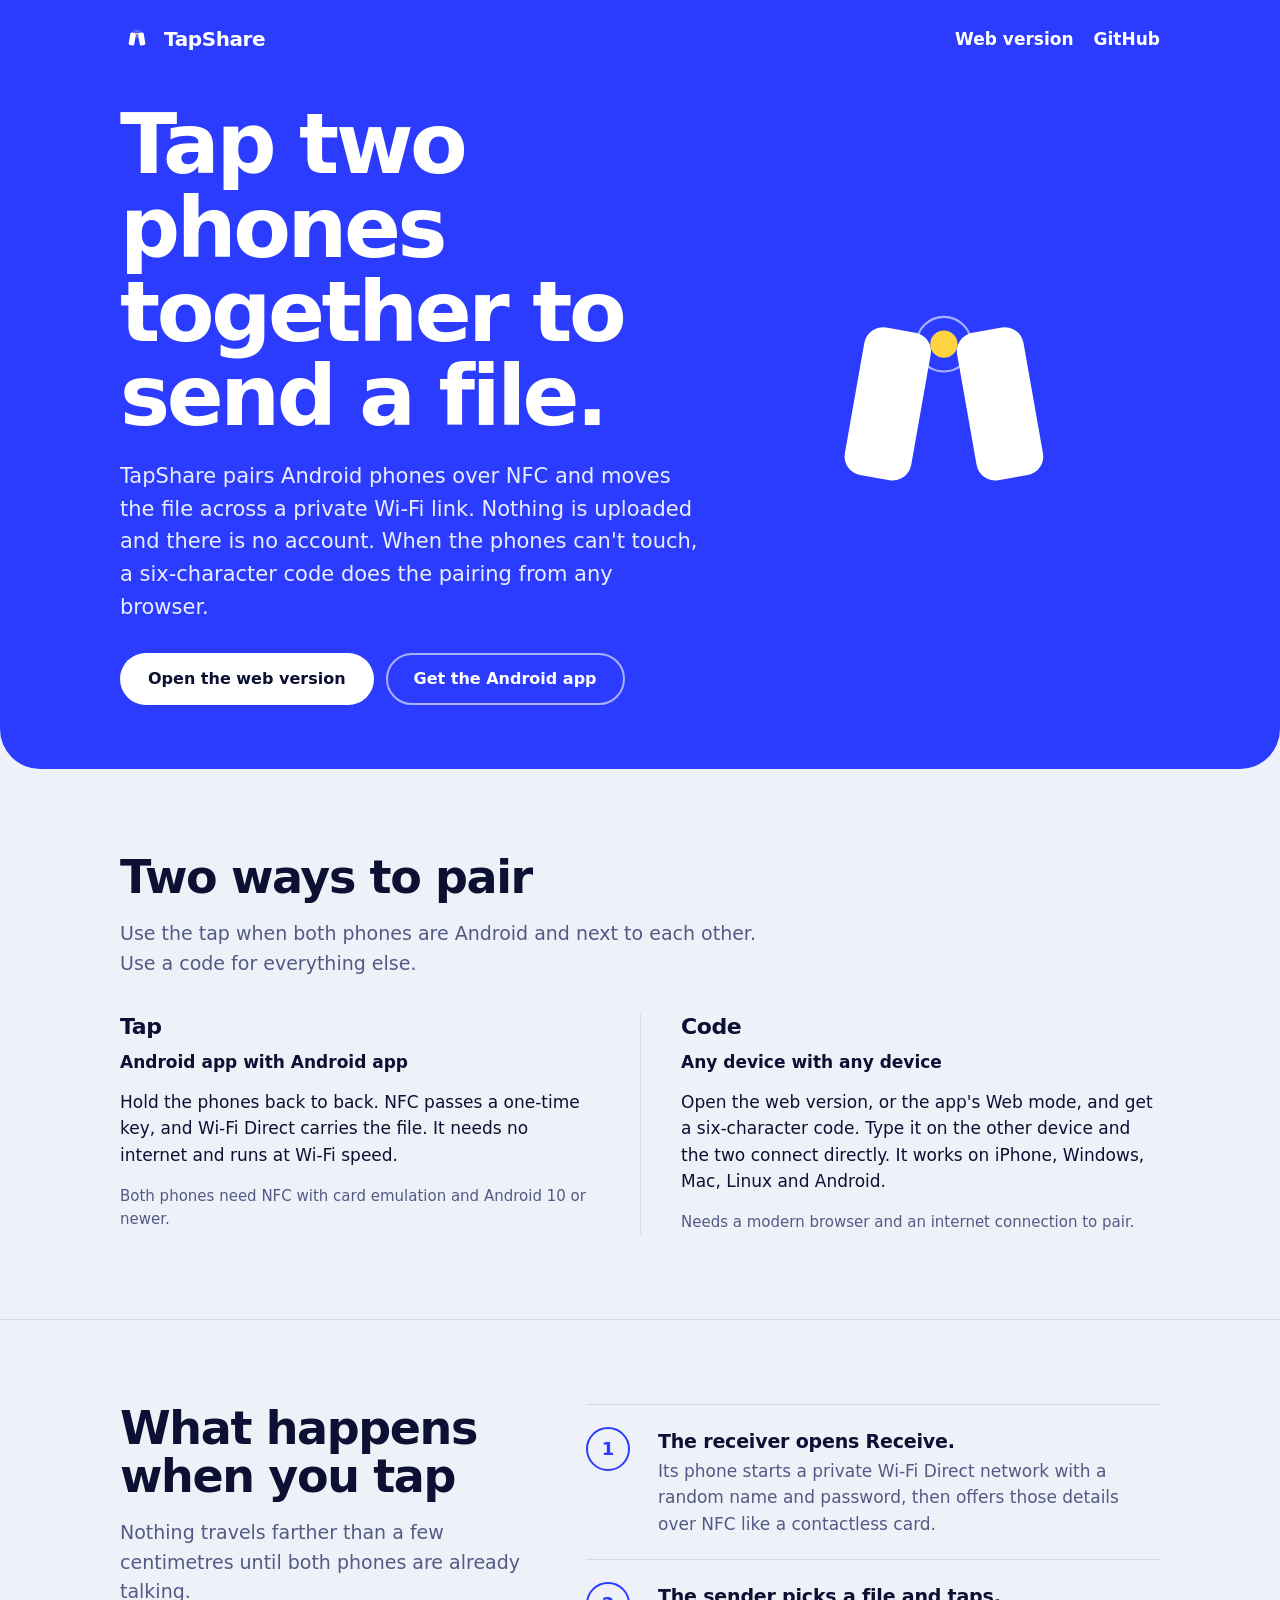
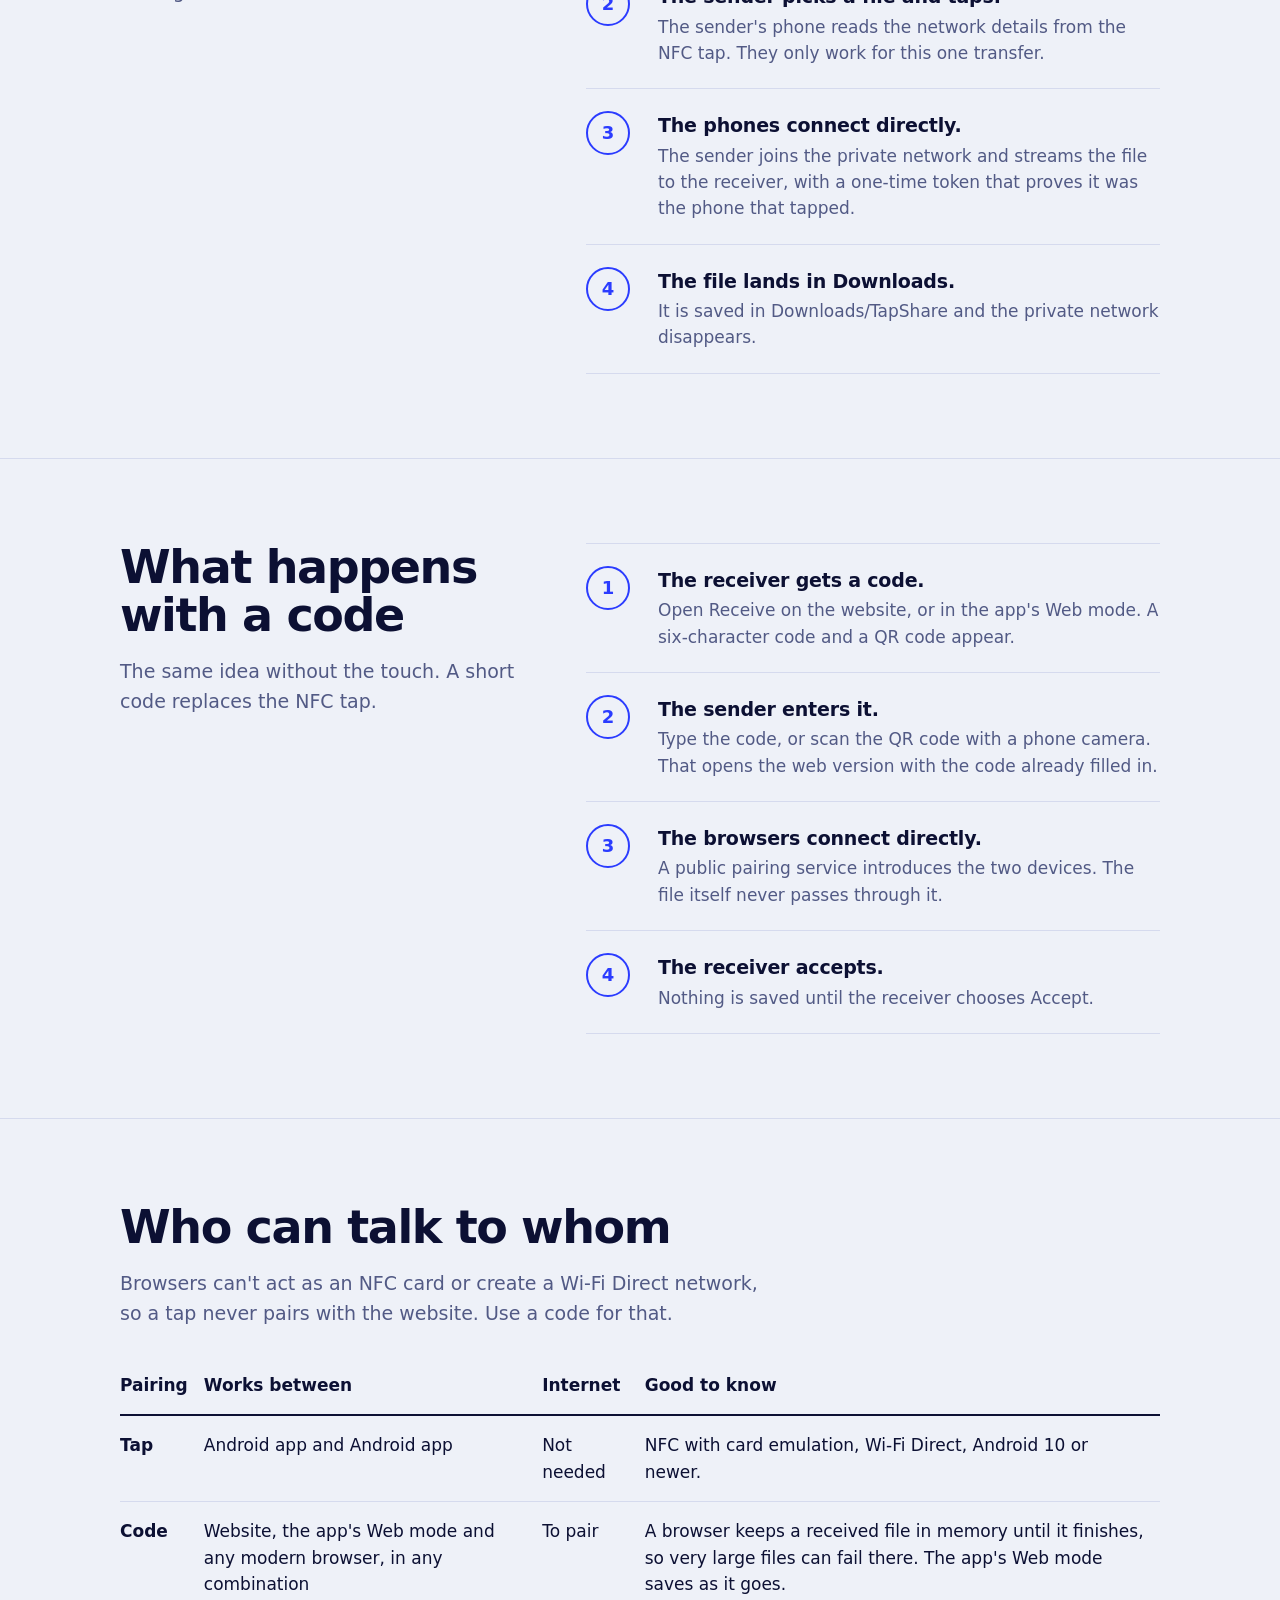
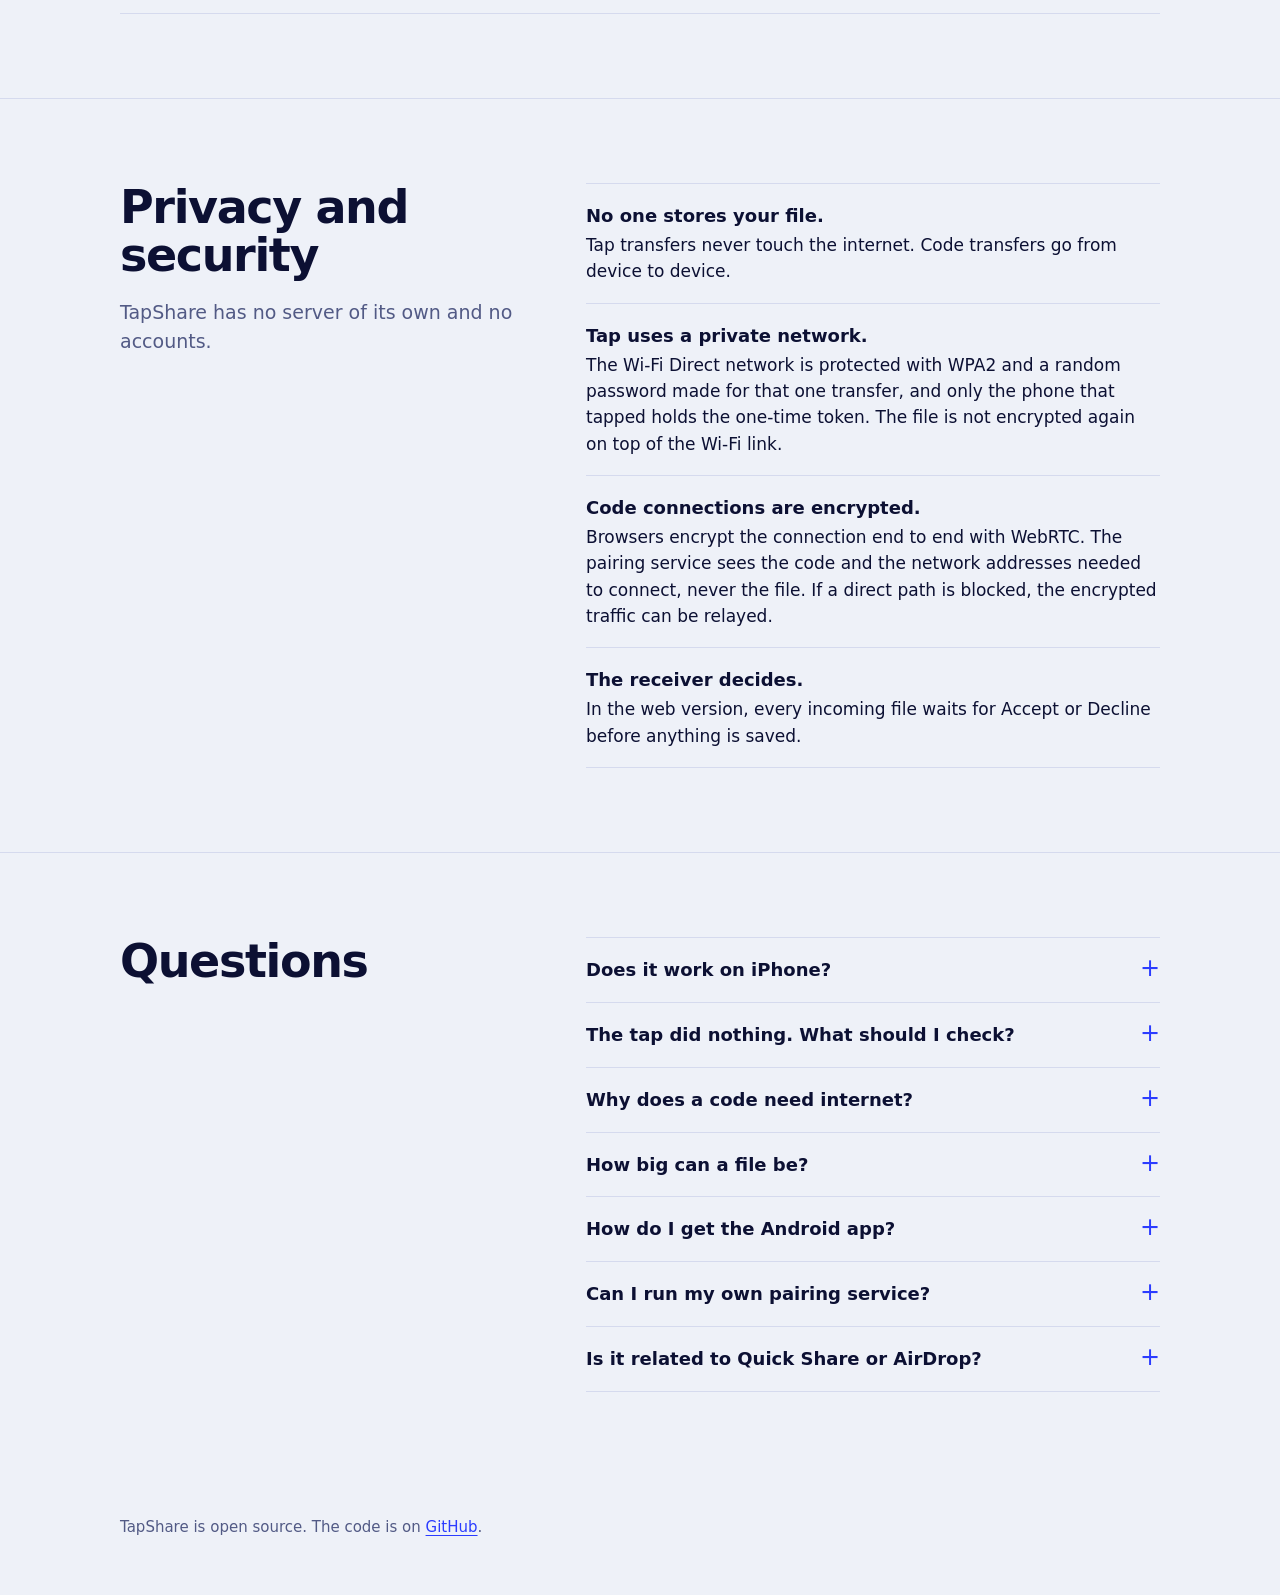
<file: docs/index.html>
<!doctype html>
<html lang="en">
<head>
  <meta charset="utf-8">
  <meta name="viewport" content="width=device-width, initial-scale=1, viewport-fit=cover">
  <title>TapShare: send files by tapping two phones together</title>
  <meta name="description" content="TapShare pairs Android phones over NFC and sends the file over a private Wi-Fi link. No account, no upload. A six-character code does the same job from any browser.">
  <meta name="theme-color" content="#2B3CFF">
  <link rel="icon" href="assets/logo.svg" type="image/svg+xml">
  <link rel="stylesheet" href="assets/style.css">
</head>
<body>

<div class="hero">
  <header class="site-header wrap">
    <a class="brand" href="./"><img src="assets/mark.svg" alt="">TapShare</a>
    <nav aria-label="Main">
      <a href="web/">Web version</a>
      <a href="https://github.com/AloofPath1558/TapShare">GitHub</a>
    </nav>
  </header>

  <div class="wrap hero-grid">
    <div class="hero-copy">
      <h1 class="display">Tap two phones together to send a file.</h1>
      <p>TapShare pairs Android phones over NFC and moves the file across a private Wi-Fi link. Nothing is uploaded and there is no account. When the phones can't touch, a six-character code does the pairing from any browser.</p>
      <div class="hero-actions">
        <a class="btn btn-light" href="web/">Open the web version</a>
        <a class="btn btn-outline-light" href="https://github.com/AloofPath1558/TapShare/releases/">Get the Android app</a>
      </div>
    </div>

    <svg class="hero-art" viewBox="0 0 600 600" role="img" aria-label="Two phones tilted toward each other, with ripples spreading from the point where they meet">
      <g class="rings">
        <circle cx="300" cy="217" r="285"/>
        <circle cx="300" cy="217" r="285"/>
        <circle cx="300" cy="217" r="285"/>
      </g>
      <g transform="translate(300 300) scale(5.2) translate(-54 -54)" fill="#fff">
        <rect x="30" y="34" width="18" height="40" rx="5" transform="rotate(10 39 54)"/>
        <rect x="60" y="34" width="18" height="40" rx="5" transform="rotate(-10 69 54)"/>
      </g>
      <circle cx="300" cy="217" r="38" fill="none" stroke="#fff" stroke-opacity=".6" stroke-width="3"/>
      <circle cx="300" cy="217" r="19" fill="#FFD23F"/>
    </svg>
  </div>
</div>

<main>
  <section class="section" id="ways">
    <div class="wrap">
      <h2>Two ways to pair</h2>
      <p class="lead">Use the tap when both phones are Android and next to each other. Use a code for everything else.</p>

      <div class="ways">
        <div class="way">
          <h3>Tap</h3>
          <p class="where">Android app with Android app</p>
          <p>Hold the phones back to back. NFC passes a one-time key, and Wi-Fi Direct carries the file. It needs no internet and runs at Wi-Fi speed.</p>
          <p class="needs">Both phones need NFC with card emulation and Android 10 or newer.</p>
        </div>
        <div class="way">
          <h3>Code</h3>
          <p class="where">Any device with any device</p>
          <p>Open the web version, or the app's Web mode, and get a six-character code. Type it on the other device and the two connect directly. It works on iPhone, Windows, Mac, Linux and Android.</p>
          <p class="needs">Needs a modern browser and an internet connection to pair.</p>
        </div>
      </div>
    </div>
  </section>

  <section class="section" id="tap">
    <div class="wrap split">
      <div>
        <h2>What happens when you tap</h2>
        <p class="lead">Nothing travels farther than a few centimetres until both phones are already talking.</p>
      </div>
      <ol class="steps">
        <li><div><strong>The receiver opens Receive.</strong><span>Its phone starts a private Wi-Fi Direct network with a random name and password, then offers those details over NFC like a contactless card.</span></div></li>
        <li><div><strong>The sender picks a file and taps.</strong><span>The sender's phone reads the network details from the NFC tap. They only work for this one transfer.</span></div></li>
        <li><div><strong>The phones connect directly.</strong><span>The sender joins the private network and streams the file to the receiver, with a one-time token that proves it was the phone that tapped.</span></div></li>
        <li><div><strong>The file lands in Downloads.</strong><span>It is saved in Downloads/TapShare and the private network disappears.</span></div></li>
      </ol>
    </div>
  </section>

  <section class="section" id="code">
    <div class="wrap split">
      <div>
        <h2>What happens with a code</h2>
        <p class="lead">The same idea without the touch. A short code replaces the NFC tap.</p>
      </div>
      <ol class="steps">
        <li><div><strong>The receiver gets a code.</strong><span>Open Receive on the website, or in the app's Web mode. A six-character code and a QR code appear.</span></div></li>
        <li><div><strong>The sender enters it.</strong><span>Type the code, or scan the QR code with a phone camera. That opens the web version with the code already filled in.</span></div></li>
        <li><div><strong>The browsers connect directly.</strong><span>A public pairing service introduces the two devices. The file itself never passes through it.</span></div></li>
        <li><div><strong>The receiver accepts.</strong><span>Nothing is saved until the receiver chooses Accept.</span></div></li>
      </ol>
    </div>
  </section>

  <section class="section" id="compat">
    <div class="wrap">
      <h2>Who can talk to whom</h2>
      <p class="lead">Browsers can't act as an NFC card or create a Wi-Fi Direct network, so a tap never pairs with the website. Use a code for that.</p>
      <div class="table-wrap">
        <table>
          <thead>
            <tr><th scope="col">Pairing</th><th scope="col">Works between</th><th scope="col">Internet</th><th scope="col">Good to know</th></tr>
          </thead>
          <tbody>
            <tr><td>Tap</td><td>Android app and Android app</td><td>Not needed</td><td>NFC with card emulation, Wi-Fi Direct, Android 10 or newer.</td></tr>
            <tr><td>Code</td><td>Website, the app's Web mode and any modern browser, in any combination</td><td>To pair</td><td>A browser keeps a received file in memory until it finishes, so very large files can fail there. The app's Web mode saves as it goes.</td></tr>
          </tbody>
        </table>
      </div>
    </div>
  </section>

  <section class="section" id="privacy">
    <div class="wrap split">
      <div>
        <h2>Privacy and security</h2>
        <p class="lead">TapShare has no server of its own and no accounts.</p>
      </div>
      <ul class="facts">
        <li><strong>No one stores your file.</strong>Tap transfers never touch the internet. Code transfers go from device to device.</li>
        <li><strong>Tap uses a private network.</strong>The Wi-Fi Direct network is protected with WPA2 and a random password made for that one transfer, and only the phone that tapped holds the one-time token. The file is not encrypted again on top of the Wi-Fi link.</li>
        <li><strong>Code connections are encrypted.</strong>Browsers encrypt the connection end to end with WebRTC. The pairing service sees the code and the network addresses needed to connect, never the file. If a direct path is blocked, the encrypted traffic can be relayed.</li>
        <li><strong>The receiver decides.</strong>In the web version, every incoming file waits for Accept or Decline before anything is saved.</li>
      </ul>
    </div>
  </section>

  <section class="section" id="faq">
    <div class="wrap split">
      <div>
        <h2>Questions</h2>
      </div>
      <div>
        <details>
          <summary>Does it work on iPhone?</summary>
          <p>Yes, through the web version in Safari. The tap itself is Android only, because iPhone apps can't act as an NFC card or create a Wi-Fi Direct network.</p>
        </details>
        <details>
          <summary>The tap did nothing. What should I check?</summary>
          <p>NFC must be on for both phones, with the screens on and unlocked. The receiving phone should say it is ready. Hold the phones back to back for a second or two, with the NFC antenna of one over the other. The antenna is usually near the camera.</p>
        </details>
        <details>
          <summary>Why does a code need internet?</summary>
          <p>The two devices have to find each other first. Only that short introduction goes through the pairing service.</p>
        </details>
        <details>
          <summary>How big can a file be?</summary>
          <p>The sender reads the file in pieces, so size is not a limit there. A receiving browser tab holds the file in memory until it is complete, so a very large file may not fit. The Android app saves to storage as the data arrives.</p>
        </details>
        <details>
          <summary>How do I get the Android app?</summary>
          <p>The GitHub repository builds an APK automatically. Open the latest releases and download the listed file.</p>
        </details>
        <details>
          <summary>Can I run my own pairing service?</summary>
          <p>Yes. The web version reads <code>web/config.js</code>. Point it at your own PeerJS server and nothing else changes.</p>
        </details>
        <details>
          <summary>Is it related to Quick Share or AirDrop?</summary>
          <p>No. TapShare is an independent open source project.</p>
        </details>
      </div>
    </div>
  </section>
</main>

<footer class="site-footer">
  <div class="wrap">TapShare is open source. The code is on <a href="https://github.com/AloofPath1558/TapShare">GitHub</a>.</div>
</footer>

</body>
</html>
</file>
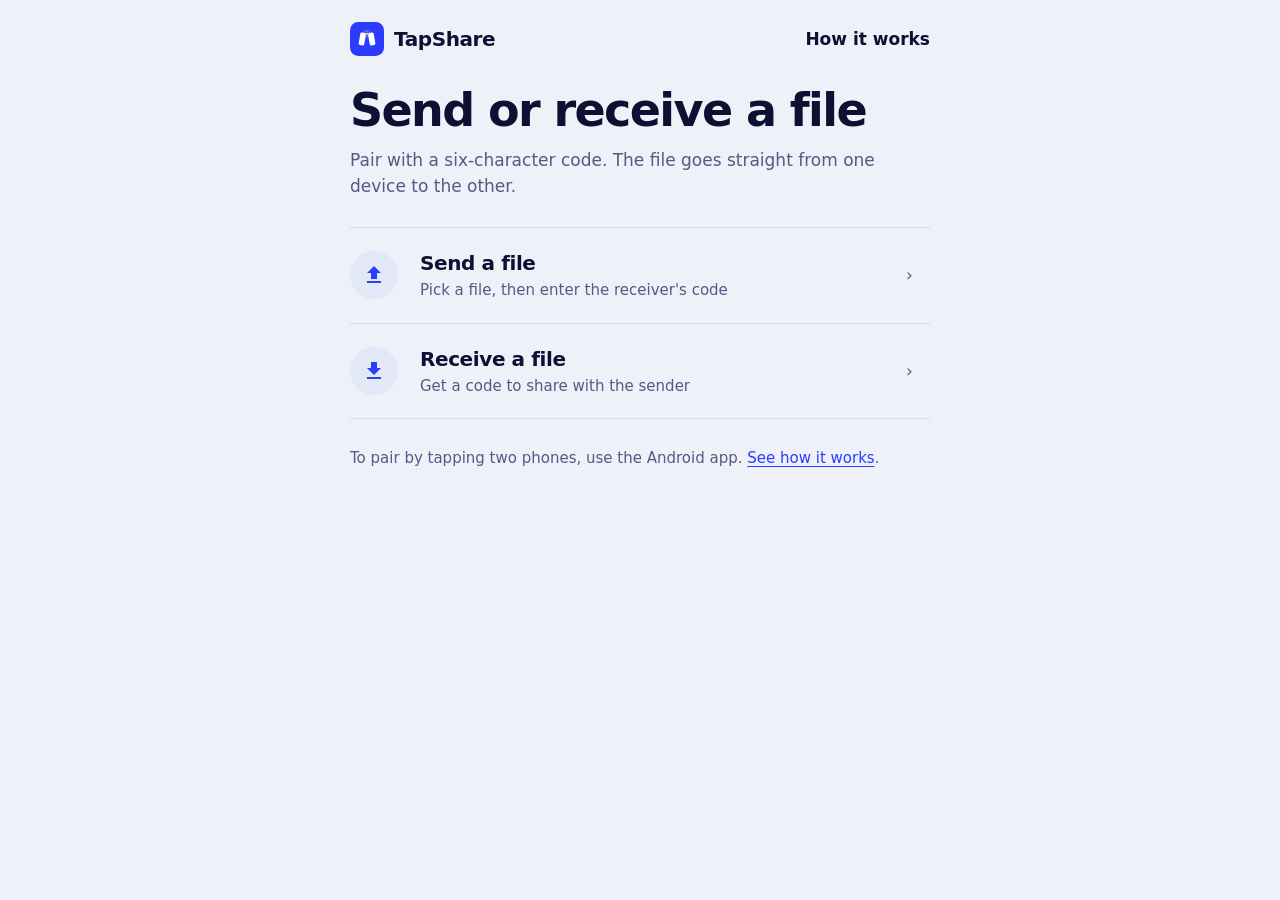
<file: docs/web/index.html>
<!doctype html>
<html lang="en">
<head>
  <meta charset="utf-8">
  <meta name="viewport" content="width=device-width, initial-scale=1, viewport-fit=cover">
  <title>TapShare web version</title>
  <meta name="description" content="Send a file to another device with a six-character code. The file goes straight between the two devices.">
  <meta name="theme-color" content="#EEF1F8" media="(prefers-color-scheme: light)">
  <meta name="theme-color" content="#070A24" media="(prefers-color-scheme: dark)">
  <link rel="icon" href="../assets/logo.svg" type="image/svg+xml">
  <link rel="stylesheet" href="../assets/style.css">
</head>
<body class="app-page">

<header class="site-header wrap">
  <a class="brand" href="../"><img src="../assets/logo.svg" alt="">TapShare</a>
  <nav aria-label="Main"><a href="../">How it works</a></nav>
</header>

<main class="wrap app-main">

  <!-- Home -->
  <section data-view="home">
    <h1>Send or receive a file</h1>
    <p class="muted">Pair with a six-character code. The file goes straight from one device to the other.</p>

    <div class="rows">
      <button class="row" type="button" data-go="send">
        <span class="row-icon" aria-hidden="true">
          <svg viewBox="0 0 24 24" fill="currentColor"><path d="M9,16h6v-6h4l-7,-7 -7,7h4zM5,18h14v2H5z"/></svg>
        </span>
        <span><span class="row-title">Send a file</span><span class="row-desc">Pick a file, then enter the receiver's code</span></span>
        <span class="row-chevron" aria-hidden="true">&#8250;</span>
      </button>
      <button class="row" type="button" data-go="receive">
        <span class="row-icon" aria-hidden="true">
          <svg viewBox="0 0 24 24" fill="currentColor"><path d="M5,20h14v-2H5v2zM19,9h-4V3H9v6H5l7,7 7,-7z"/></svg>
        </span>
        <span><span class="row-title">Receive a file</span><span class="row-desc">Get a code to share with the sender</span></span>
        <span class="row-chevron" aria-hidden="true">&#8250;</span>
      </button>
    </div>

    <p class="note only-web">To pair by tapping two phones, use the Android app. <a href="../">See how it works</a>.</p>
  </section>

  <!-- Send -->
  <section data-view="send" hidden>
    <div class="topline">
      <button class="back" type="button" data-go="home" aria-label="Back">&#8249;</button>
      <h2 class="view-title">Send a file</h2>
    </div>

    <div class="panel" id="sendForm">
      <label class="drop" id="drop">
        <input type="file" id="fileInput" hidden>
        <span class="drop-title" id="dropTitle">Choose a file</span>
        <span class="drop-hint" id="dropHint">or drop it here</span>
      </label>

      <label class="field-label" for="codeInput">Receiver's code</label>
      <input class="code-input" id="codeInput" type="text" inputmode="text" autocomplete="off" autocapitalize="characters" spellcheck="false" maxlength="7" placeholder="ABC 123">

      <button class="btn btn-primary btn-block" id="sendBtn" type="button" disabled>Send file</button>
    </div>

    <div class="state" id="sendState" hidden>
      <div class="pulse" aria-hidden="true"><i></i><i></i><i></i></div>
      <h2 class="state-title" role="status"></h2>
      <p class="state-detail"></p>
      <div class="bar" role="progressbar" aria-valuemin="0" aria-valuemax="100" aria-valuenow="0" hidden><div class="bar-fill"></div></div>
      <div class="actions">
        <button class="btn btn-tonal" id="sendCancel" type="button">Cancel</button>
        <button class="btn btn-primary" id="sendAgain" type="button" hidden>Try again</button>
      </div>
    </div>
  </section>

  <!-- Receive -->
  <section data-view="receive" hidden>
    <div class="topline">
      <button class="back" type="button" data-go="home" aria-label="Back">&#8249;</button>
      <h2 class="view-title">Receive a file</h2>
    </div>

    <div class="code-pad" id="codePad" hidden>
      <p>Give this code to the sender</p>
      <div class="code-big" id="codeBig" aria-live="polite"></div>
      <p>They can also scan the QR code or open the link.</p>
      <div class="qr" id="qr" hidden></div>
      <div class="code-tools">
        <button class="btn btn-light" id="copyCode" type="button">Copy code</button>
        <button class="btn btn-outline-light" id="copyLink" type="button">Copy link</button>
        <button class="btn btn-outline-light" id="shareLink" type="button" hidden>Share link</button>
      </div>
    </div>

    <div class="panel incoming" id="incoming" hidden>
      <h3>Incoming file</h3>
      <p class="file-name" id="inName"></p>
      <p class="file-size" id="inSize"></p>
      <div class="actions">
        <button class="btn btn-primary" id="acceptBtn" type="button">Accept</button>
        <button class="btn btn-tonal" id="declineBtn" type="button">Decline</button>
      </div>
    </div>

    <div class="state" id="recvState">
      <div class="pulse" aria-hidden="true"><i></i><i></i><i></i></div>
      <h2 class="state-title" role="status"></h2>
      <p class="state-detail"></p>
      <div class="bar" role="progressbar" aria-valuemin="0" aria-valuemax="100" aria-valuenow="0" hidden><div class="bar-fill"></div></div>
      <div class="actions">
        <a class="btn btn-primary" id="saveLink" hidden>Save file</a>
        <button class="btn btn-tonal" id="recvCancel" type="button">Cancel</button>
        <button class="btn btn-primary" id="recvAgain" type="button" hidden>Receive another file</button>
      </div>
    </div>
  </section>

  <noscript><p>The web version needs JavaScript.</p></noscript>
</main>

<script src="config.js"></script>
<script src="app.js"></script>
</body>
</html>
</file>
<file: docs/assets/style.css>
/* TapShare shared styles: the guide (index.html) and the web version (web/). */
/* The Android app uses the same tokens (app/src/main/res/values/colors.xml). */

:root {
  --bg: #EEF1F8;
  --surface: #FFFFFF;
  --surface-2: #E3E8F6;
  --ink: #0C1033;
  --muted: #525A85;
  --line: #D5DAEE;
  --primary: #2B3CFF;
  --on-primary: #FFFFFF;
  --spark: #FFD23F;
  --danger: #D6334A;
  --hero: #2B3CFF;
  --on-hero: #FFFFFF;
  --font: system-ui, -apple-system, "Segoe UI", Roboto, "Helvetica Neue", Arial, sans-serif;
  color-scheme: light dark;
}

@media (prefers-color-scheme: dark) {
  :root {
    --bg: #070A24;
    --surface: #10164A;
    --surface-2: #171F5E;
    --ink: #EEF0FF;
    --muted: #A3AAD6;
    --line: #252D74;
    --primary: #8C98FF;
    --on-primary: #070A24;
    --danger: #FF7A8C;
  }
}

*, *::before, *::after { box-sizing: border-box; }

html { -webkit-text-size-adjust: 100%; scroll-behavior: smooth; }

body {
  margin: 0;
  background: var(--bg);
  color: var(--ink);
  font: 400 17px/1.55 var(--font);
  -webkit-font-smoothing: antialiased;
}

[hidden] { display: none !important; }

img, svg { max-width: 100%; }
h1, h2, h3, p { margin-top: 0; }
a { color: var(--primary); text-underline-offset: 3px; }

:focus-visible { outline: 3px solid var(--primary); outline-offset: 3px; border-radius: 6px; }
.hero :focus-visible { outline-color: var(--spark); }

.wrap { width: 100%; max-width: 1080px; margin: 0 auto; padding-left: 20px; padding-right: 20px; }

/* ---------- header ---------- */

.site-header { display: flex; align-items: center; justify-content: space-between; gap: 16px; padding-top: 18px; padding-bottom: 18px; }
.brand { display: inline-flex; align-items: center; gap: 10px; font-weight: 800; font-size: 20px; letter-spacing: -0.02em; color: inherit; text-decoration: none; }
.brand img { width: 34px; height: 34px; display: block; }
.site-header nav { display: flex; gap: 20px; }
.site-header nav a { color: inherit; font-weight: 600; text-decoration: none; padding: 8px 0; }
.site-header nav a:hover { text-decoration: underline; }

/* ---------- buttons ---------- */

.btn {
  display: inline-flex; align-items: center; justify-content: center; gap: 8px;
  min-height: 52px; padding: 0 26px;
  background: none; border: 2px solid transparent; border-radius: 999px;
  font: 700 16px/1 var(--font); text-decoration: none; cursor: pointer;
  transition: transform .12s ease, background-color .12s ease;
}
.btn:active { transform: scale(.98); }
.btn[disabled] { opacity: .45; cursor: not-allowed; transform: none; }
.btn-primary { background: var(--primary); color: var(--on-primary); }
.btn-tonal { background: var(--surface-2); color: var(--ink); }
.btn-light { background: #fff; color: #0C1033; }
.btn-outline-light { border-color: rgba(255, 255, 255, .6); color: #fff; }
.btn-block { width: 100%; }

/* ---------- guide: hero ---------- */

.hero { background: var(--hero); color: var(--on-hero); overflow: hidden; border-radius: 0 0 40px 40px; }
.hero .site-header { color: var(--on-hero); }
.hero-grid { display: grid; grid-template-columns: minmax(0, 1.15fr) minmax(0, .85fr); gap: 24px; align-items: center; padding-top: 24px; padding-bottom: 64px; min-height: min(72vh, 640px); }
.display { font: 800 clamp(40px, 7.6vw, 84px)/1 var(--font); letter-spacing: -0.04em; margin-bottom: 22px; }
.hero-copy p { font-size: clamp(18px, 2.2vw, 21px); max-width: 34em; color: rgba(255, 255, 255, .9); }
.hero-actions { display: flex; flex-wrap: wrap; gap: 12px; margin-top: 30px; }
.hero-art { display: block; width: 100%; max-width: 520px; margin-left: auto; }

.hero-art .rings circle {
  fill: none; stroke: #fff; stroke-width: 3; opacity: 0;
  transform-box: fill-box; transform-origin: center;
  animation: ripple 5.4s cubic-bezier(.2, .6, .3, 1) infinite;
}
.hero-art .rings circle:nth-child(2) { animation-delay: 1.8s; }
.hero-art .rings circle:nth-child(3) { animation-delay: 3.6s; }

@keyframes ripple {
  0% { transform: scale(.14); opacity: .9; }
  100% { transform: scale(1); opacity: 0; }
}

@media (prefers-reduced-motion: reduce) {
  .hero-art .rings circle { animation: none; }
  .hero-art .rings circle:nth-child(1) { transform: scale(.35); opacity: .5; }
  .hero-art .rings circle:nth-child(2) { transform: scale(.6); opacity: .3; }
  .hero-art .rings circle:nth-child(3) { transform: scale(.85); opacity: .15; }
}

@media (max-width: 820px) {
  .hero-grid { grid-template-columns: 1fr; min-height: 0; padding-bottom: 40px; }
  .hero-art { max-width: 320px; margin: 8px auto 0; }
}

/* ---------- guide: sections ---------- */

.section { padding: 84px 0; }
.section + .section { border-top: 1px solid var(--line); }
.section h2 { font: 800 clamp(30px, 5vw, 46px)/1.05 var(--font); letter-spacing: -0.03em; margin-bottom: 18px; }
.section h3 { font: 800 22px/1.2 var(--font); letter-spacing: -0.02em; margin-bottom: 8px; }
.lead { font-size: 19px; color: var(--muted); max-width: 34em; }
.prose p { max-width: 62ch; }
.muted { color: var(--muted); }

.split { display: grid; grid-template-columns: minmax(0, 5fr) minmax(0, 7fr); gap: 56px; align-items: start; }

.ways { display: grid; grid-template-columns: 1fr 1fr; margin-top: 36px; }
.way { padding-right: 40px; }
.way + .way { padding-right: 0; padding-left: 40px; border-left: 1px solid var(--line); }
.way .where { font-weight: 700; margin-bottom: 14px; }
.way .needs { color: var(--muted); font-size: 15px; margin-bottom: 0; }

.steps { list-style: none; margin: 0; padding: 0; counter-reset: step; }
.steps li { counter-increment: step; display: grid; grid-template-columns: 56px minmax(0, 1fr); gap: 16px; padding: 22px 0; border-top: 1px solid var(--line); }
.steps li:last-child { border-bottom: 1px solid var(--line); }
.steps li::before {
  content: counter(step);
  display: grid; place-items: center; width: 44px; height: 44px;
  border: 2px solid var(--primary); border-radius: 50%;
  font: 800 18px/1 var(--font); color: var(--primary);
}
.steps strong { display: block; font-size: 19px; letter-spacing: -0.01em; margin-bottom: 2px; }
.steps span { color: var(--muted); display: block; max-width: 52ch; }

.table-wrap { overflow-x: auto; margin-top: 28px; }
table { border-collapse: collapse; width: 100%; min-width: 560px; }
th, td { padding: 16px 16px 16px 0; text-align: left; vertical-align: top; border-bottom: 1px solid var(--line); }
th { font-weight: 800; border-bottom: 2px solid var(--ink); }
td:first-child { font-weight: 800; white-space: nowrap; }

.facts { list-style: none; margin: 0; padding: 0; }
.facts li { padding: 18px 0; border-top: 1px solid var(--line); max-width: 62ch; }
.facts li:last-child { border-bottom: 1px solid var(--line); }
.facts strong { display: block; font-size: 18px; margin-bottom: 2px; }

details { border-top: 1px solid var(--line); padding: 18px 0; }
details:last-of-type { border-bottom: 1px solid var(--line); }
summary { font-weight: 700; font-size: 18px; cursor: pointer; list-style: none; display: flex; justify-content: space-between; gap: 16px; }
summary::-webkit-details-marker { display: none; }
summary::after { content: "+"; font-weight: 400; font-size: 24px; line-height: 1; color: var(--primary); }
details[open] summary::after { content: "\2212"; }
details p { margin: 12px 0 0; color: var(--muted); max-width: 62ch; }

.site-footer { padding: 40px 0 56px; color: var(--muted); font-size: 15px; }

@media (max-width: 820px) {
  .section { padding: 60px 0; }
  .split { grid-template-columns: 1fr; gap: 24px; }
  .ways { grid-template-columns: 1fr; }
  .way { padding-right: 0; padding-bottom: 28px; }
  .way + .way { padding-left: 0; padding-top: 28px; border-left: 0; border-top: 1px solid var(--line); }
}

/* ---------- web version ---------- */

.app-page .wrap { max-width: 620px; }
.app-main { padding-top: 8px; padding-bottom: 72px; }
.app-main h1 { font: 800 clamp(34px, 8vw, 46px)/1.05 var(--font); letter-spacing: -0.035em; margin-bottom: 12px; }
.app-main h2.view-title { font: 800 28px/1.1 var(--font); letter-spacing: -0.03em; margin: 0; }
.topline { display: flex; align-items: center; gap: 8px; margin: 4px 0 20px -10px; }
.back { width: 44px; height: 44px; border: 0; border-radius: 50%; background: none; color: var(--ink); font-size: 24px; line-height: 1; cursor: pointer; }
.back:hover { background: var(--surface-2); }

.rows { margin-top: 28px; }
.row {
  display: grid; grid-template-columns: 56px minmax(0, 1fr) 24px; gap: 14px; align-items: center;
  width: 100%; padding: 20px 0; border: 0; border-top: 1px solid var(--line);
  background: none; color: var(--ink); text-align: left; font: inherit; cursor: pointer;
}
.row:last-child { border-bottom: 1px solid var(--line); }
.row:hover .row-title { color: var(--primary); }
.row-icon { display: grid; place-items: center; width: 48px; height: 48px; border-radius: 50%; background: var(--surface-2); color: var(--primary); }
.row-icon svg { width: 24px; height: 24px; }
.row-title { display: block; font-weight: 800; font-size: 20px; letter-spacing: -0.02em; }
.row-desc { display: block; color: var(--muted); font-size: 15px; }
.row-chevron { color: var(--muted); }
.note { margin-top: 28px; color: var(--muted); font-size: 15px; }

.panel { background: var(--surface); border: 1px solid var(--line); border-radius: 20px; padding: 20px; }
.panel + .panel, .panel + .actions { margin-top: 16px; }

.drop {
  display: flex; flex-direction: column; align-items: center; justify-content: center; gap: 4px;
  min-height: 128px; padding: 20px; text-align: center; cursor: pointer;
  border: 2px dashed var(--line); border-radius: 14px;
}
.drop.drag { background: var(--surface-2); border-color: var(--primary); }
.drop.has-file { border-style: solid; border-color: var(--primary); }
.drop-title { font-weight: 800; font-size: 19px; overflow-wrap: anywhere; }
.drop-hint { color: var(--muted); font-size: 15px; }

.field-label { display: block; margin: 20px 0 8px; font-weight: 700; }
.code-input {
  width: 100%; height: 68px; padding: 0 12px;
  border: 2px solid var(--line); border-radius: 14px; background: var(--surface); color: var(--ink);
  font: 800 32px/1 var(--font); letter-spacing: .16em; text-align: center; text-transform: uppercase;
}
.code-input::placeholder { color: var(--line); }
.code-input:focus { outline: none; border-color: var(--primary); }
.panel .btn-block { margin-top: 20px; }

.code-pad {
  background: repeating-radial-gradient(circle at 100% 0, rgba(255, 255, 255, .18) 0 2px, transparent 2px 46px), var(--hero);
  color: var(--on-hero); border-radius: 28px; padding: 30px 20px 24px; text-align: center;
}
.code-pad p { margin: 0; color: rgba(255, 255, 255, .88); }
.code-big { font: 800 clamp(38px, 12.5vw, 72px)/1 var(--font); letter-spacing: .1em; margin: 6px 0 10px; padding-left: .1em; white-space: nowrap; font-variant-numeric: tabular-nums; }
.code-tools { display: flex; flex-wrap: wrap; justify-content: center; gap: 10px; margin-top: 18px; }
.code-tools .btn { min-height: 44px; padding: 0 18px; font-size: 15px; }
.qr { width: 176px; height: 176px; margin: 20px auto 0; padding: 8px; border-radius: 14px; background: #fff; }
.qr svg { display: block; width: 100%; height: 100%; }

.state { text-align: center; padding: 20px 0 8px; }
.state-title { font: 800 26px/1.15 var(--font); letter-spacing: -0.03em; margin: 0 0 6px; }
.state-detail { color: var(--muted); margin: 0 auto; max-width: 32em; overflow-wrap: anywhere; }
.state[data-tone="error"] .state-title { color: var(--danger); }
.bar { height: 10px; margin: 22px 0 4px; border-radius: 999px; background: var(--surface-2); overflow: hidden; }
.bar-fill { height: 100%; width: 0; border-radius: 999px; background: var(--primary); transition: width .12s linear; }

.pulse { position: relative; width: 132px; height: 132px; margin: 4px auto 14px; }
.pulse::before {
  content: ""; position: absolute; left: 50%; top: 50%; width: 26px; height: 26px; margin: -13px 0 0 -13px;
  border-radius: 50%; background: var(--spark); box-shadow: 0 0 0 4px var(--primary);
}
.pulse i { position: absolute; inset: 0; border-radius: 50%; border: 3px solid var(--primary); opacity: 0; transform: scale(.2); }
.pulse.on i { animation: tap-ripple 3s cubic-bezier(.2, .6, .3, 1) infinite; }
.pulse.on i:nth-child(2) { animation-delay: 1s; }
.pulse.on i:nth-child(3) { animation-delay: 2s; }
.state[data-tone="error"] .pulse::before { background: var(--danger); box-shadow: 0 0 0 4px var(--danger); }

@keyframes tap-ripple {
  0% { opacity: .85; transform: scale(.2); }
  100% { opacity: 0; transform: scale(1); }
}

@media (prefers-reduced-motion: reduce) {
  .pulse.on i { animation: none; }
  .pulse.on i:nth-child(1) { opacity: .4; transform: scale(.55); }
  .pulse.on i:nth-child(2) { opacity: .22; transform: scale(.8); }
}

.incoming { text-align: center; }
.incoming h3 { font: 800 22px/1.2 var(--font); margin-bottom: 4px; }
.incoming .file-name { font-weight: 700; overflow-wrap: anywhere; margin-bottom: 0; }
.incoming .file-size { color: var(--muted); }

.actions { display: flex; flex-wrap: wrap; justify-content: center; gap: 10px; margin-top: 18px; }
.actions .btn { min-width: 150px; }

.in-app .site-header { display: none; }
.in-app .only-web { display: none; }
.in-app .app-main { padding-top: 4px; }
</file>
